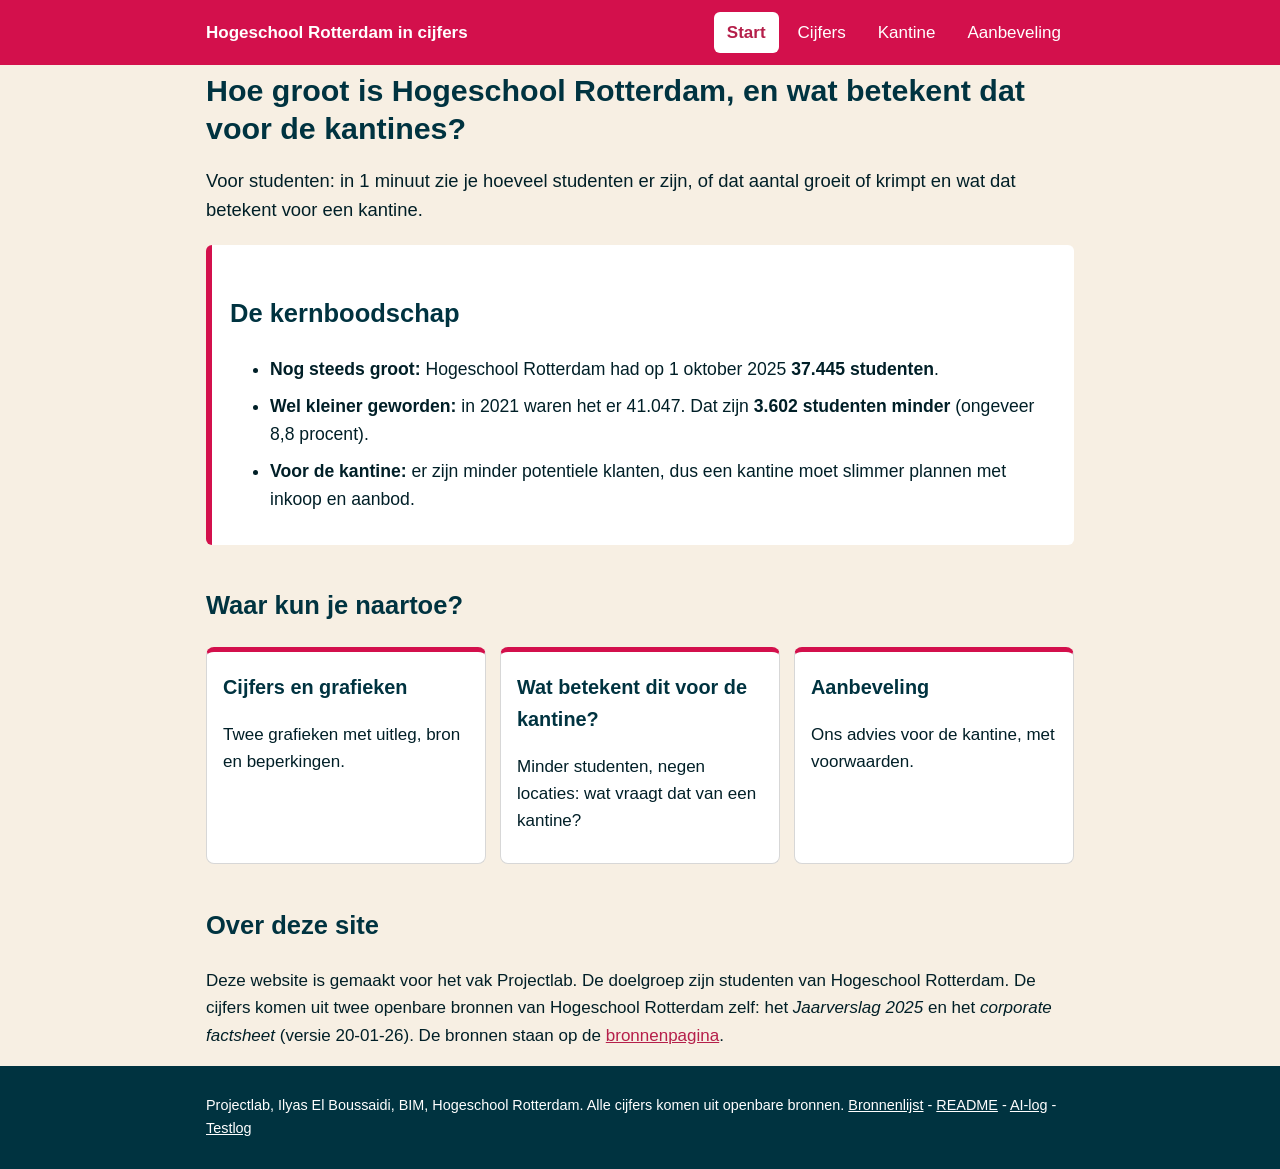
<file: index.html>
<!DOCTYPE html>
<html lang="nl">
<head>
<meta charset="utf-8">
<meta name="viewport" content="width=device-width, initial-scale=1">
<title>Start - Kantine en studenten Hogeschool Rotterdam</title>
<link rel="stylesheet" href="css/stijl.css">
</head>
<body>
<a class="skip" href="#inhoud">Naar de inhoud</a>
<header><div class="wrap"><p class="merk">Hogeschool Rotterdam in cijfers</p><nav aria-label="Hoofdmenu"><a href="index.html" class="actief" aria-current="page">Start</a><a href="cijfers.html">Cijfers</a><a href="kantine.html">Kantine</a><a href="aanbeveling.html">Aanbeveling</a></nav></div></header>
<main id="inhoud" class="wrap">
<h1>Hoe groot is Hogeschool Rotterdam, en wat betekent dat voor de kantines?</h1>
<p class="lead">Voor studenten: in 1 minuut zie je hoeveel studenten er zijn, of dat aantal groeit of krimpt en wat dat betekent voor een kantine.</p>
<section class="kader">
<h2>De kernboodschap</h2>
<ul class="kern">
<li><strong>Nog steeds groot:</strong> Hogeschool Rotterdam had op 1 oktober 2025 <strong>37.445 studenten</strong>.</li>
<li><strong>Wel kleiner geworden:</strong> in 2021 waren het er 41.047. Dat zijn <strong>3.602 studenten minder</strong> (ongeveer 8,8 procent).</li>
<li><strong>Voor de kantine:</strong> er zijn minder potentiele klanten, dus een kantine moet slimmer plannen met inkoop en aanbod.</li>
</ul>
</section>
<section>
<h2>Waar kun je naartoe?</h2>
<div class="kaarten">
<a class="kaart" href="cijfers.html"><h3>Cijfers en grafieken</h3><p>Twee grafieken met uitleg, bron en beperkingen.</p></a>
<a class="kaart" href="kantine.html"><h3>Wat betekent dit voor de kantine?</h3><p>Minder studenten, negen locaties: wat vraagt dat van een kantine?</p></a>
<a class="kaart" href="aanbeveling.html"><h3>Aanbeveling</h3><p>Ons advies voor de kantine, met voorwaarden.</p></a>
</div>
</section>
<section>
<h2>Over deze site</h2>
<p>Deze website is gemaakt voor het vak Projectlab. De doelgroep zijn studenten van Hogeschool Rotterdam. De cijfers komen uit twee openbare bronnen van Hogeschool Rotterdam zelf: het <em>Jaarverslag 2025</em> en het <em>corporate factsheet</em> (versie 20-01-26). De bronnen staan op de <a href="bronnen/bronnen.html">bronnenpagina</a>.</p>
</section>
</main>
<footer><div class="wrap"><p>Projectlab, Ilyas El Boussaidi, BIM, Hogeschool Rotterdam. Alle cijfers komen uit openbare bronnen. <a href="bronnen/bronnen.html">Bronnenlijst</a> - <a href="README.txt">README</a> - <a href="logboeken/ai-log.html">AI-log</a> - <a href="logboeken/testlog.html">Testlog</a></p></div></footer>
</body>
</html>
</file>
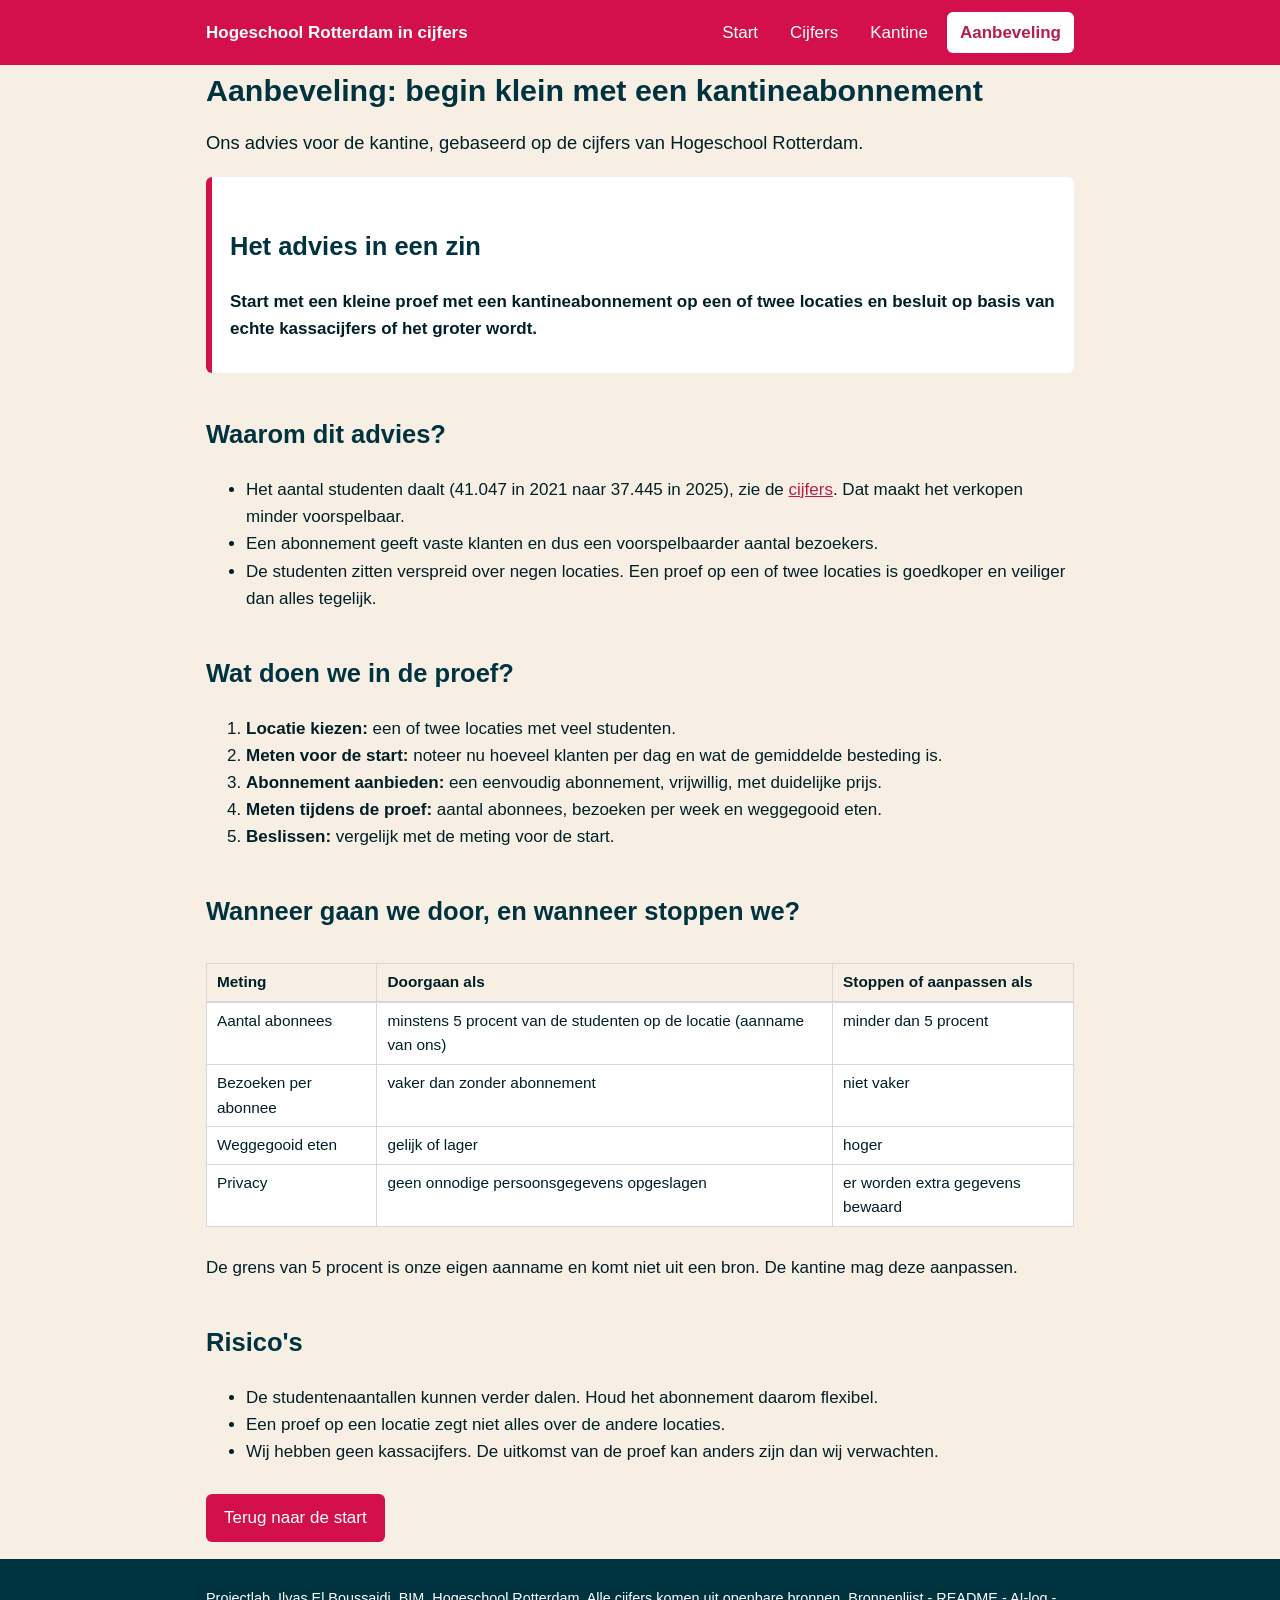
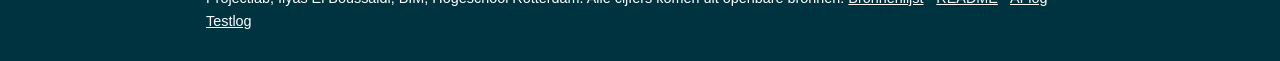
<file: aanbeveling.html>
<!DOCTYPE html>
<html lang="nl">
<head>
<meta charset="utf-8">
<meta name="viewport" content="width=device-width, initial-scale=1">
<title>Aanbeveling - Kantine en studenten Hogeschool Rotterdam</title>
<link rel="stylesheet" href="css/stijl.css">
</head>
<body>
<a class="skip" href="#inhoud">Naar de inhoud</a>
<header><div class="wrap"><p class="merk">Hogeschool Rotterdam in cijfers</p><nav aria-label="Hoofdmenu"><a href="index.html">Start</a><a href="cijfers.html">Cijfers</a><a href="kantine.html">Kantine</a><a href="aanbeveling.html" class="actief" aria-current="page">Aanbeveling</a></nav></div></header>
<main id="inhoud" class="wrap">
<h1>Aanbeveling: begin klein met een kantineabonnement</h1>
<p class="lead">Ons advies voor de kantine, gebaseerd op de cijfers van Hogeschool Rotterdam.</p>
<section class="kader">
<h2>Het advies in een zin</h2>
<p><strong>Start met een kleine proef met een kantineabonnement op een of twee locaties en besluit op basis van echte kassacijfers of het groter wordt.</strong></p>
</section>
<section>
<h2>Waarom dit advies?</h2>
<ul>
<li>Het aantal studenten daalt (41.047 in 2021 naar 37.445 in 2025), zie de <a href="cijfers.html">cijfers</a>. Dat maakt het verkopen minder voorspelbaar.</li>
<li>Een abonnement geeft vaste klanten en dus een voorspelbaarder aantal bezoekers.</li>
<li>De studenten zitten verspreid over negen locaties. Een proef op een of twee locaties is goedkoper en veiliger dan alles tegelijk.</li>
</ul>
</section>
<section>
<h2>Wat doen we in de proef?</h2>
<ol>
<li><strong>Locatie kiezen:</strong> een of twee locaties met veel studenten.</li>
<li><strong>Meten voor de start:</strong> noteer nu hoeveel klanten per dag en wat de gemiddelde besteding is.</li>
<li><strong>Abonnement aanbieden:</strong> een eenvoudig abonnement, vrijwillig, met duidelijke prijs.</li>
<li><strong>Meten tijdens de proef:</strong> aantal abonnees, bezoeken per week en weggegooid eten.</li>
<li><strong>Beslissen:</strong> vergelijk met de meting voor de start.</li>
</ol>
</section>
<section>
<h2>Wanneer gaan we door, en wanneer stoppen we?</h2>
<div class="table-scroll"><table><caption class="vh">Doorgaan of stoppen</caption><thead><tr><th scope="col">Meting</th><th scope="col">Doorgaan als</th><th scope="col">Stoppen of aanpassen als</th></tr></thead><tbody>
<tr><td>Aantal abonnees</td><td>minstens 5 procent van de studenten op de locatie (aanname van ons)</td><td>minder dan 5 procent</td></tr>
<tr><td>Bezoeken per abonnee</td><td>vaker dan zonder abonnement</td><td>niet vaker</td></tr>
<tr><td>Weggegooid eten</td><td>gelijk of lager</td><td>hoger</td></tr>
<tr><td>Privacy</td><td>geen onnodige persoonsgegevens opgeslagen</td><td>er worden extra gegevens bewaard</td></tr>
</tbody></table></div>
<p>De grens van 5 procent is onze eigen aanname en komt niet uit een bron. De kantine mag deze aanpassen.</p>
</section>
<section>
<h2>Risico's</h2>
<ul>
<li>De studentenaantallen kunnen verder dalen. Houd het abonnement daarom flexibel.</li>
<li>Een proef op een locatie zegt niet alles over de andere locaties.</li>
<li>Wij hebben geen kassacijfers. De uitkomst van de proef kan anders zijn dan wij verwachten.</li>
</ul>
</section>
<p><a class="knop" href="index.html">Terug naar de start</a></p>
</main>
<footer><div class="wrap"><p>Projectlab, Ilyas El Boussaidi, BIM, Hogeschool Rotterdam. Alle cijfers komen uit openbare bronnen. <a href="bronnen/bronnen.html">Bronnenlijst</a> - <a href="README.txt">README</a> - <a href="logboeken/ai-log.html">AI-log</a> - <a href="logboeken/testlog.html">Testlog</a></p></div></footer>
</body>
</html>
</file>
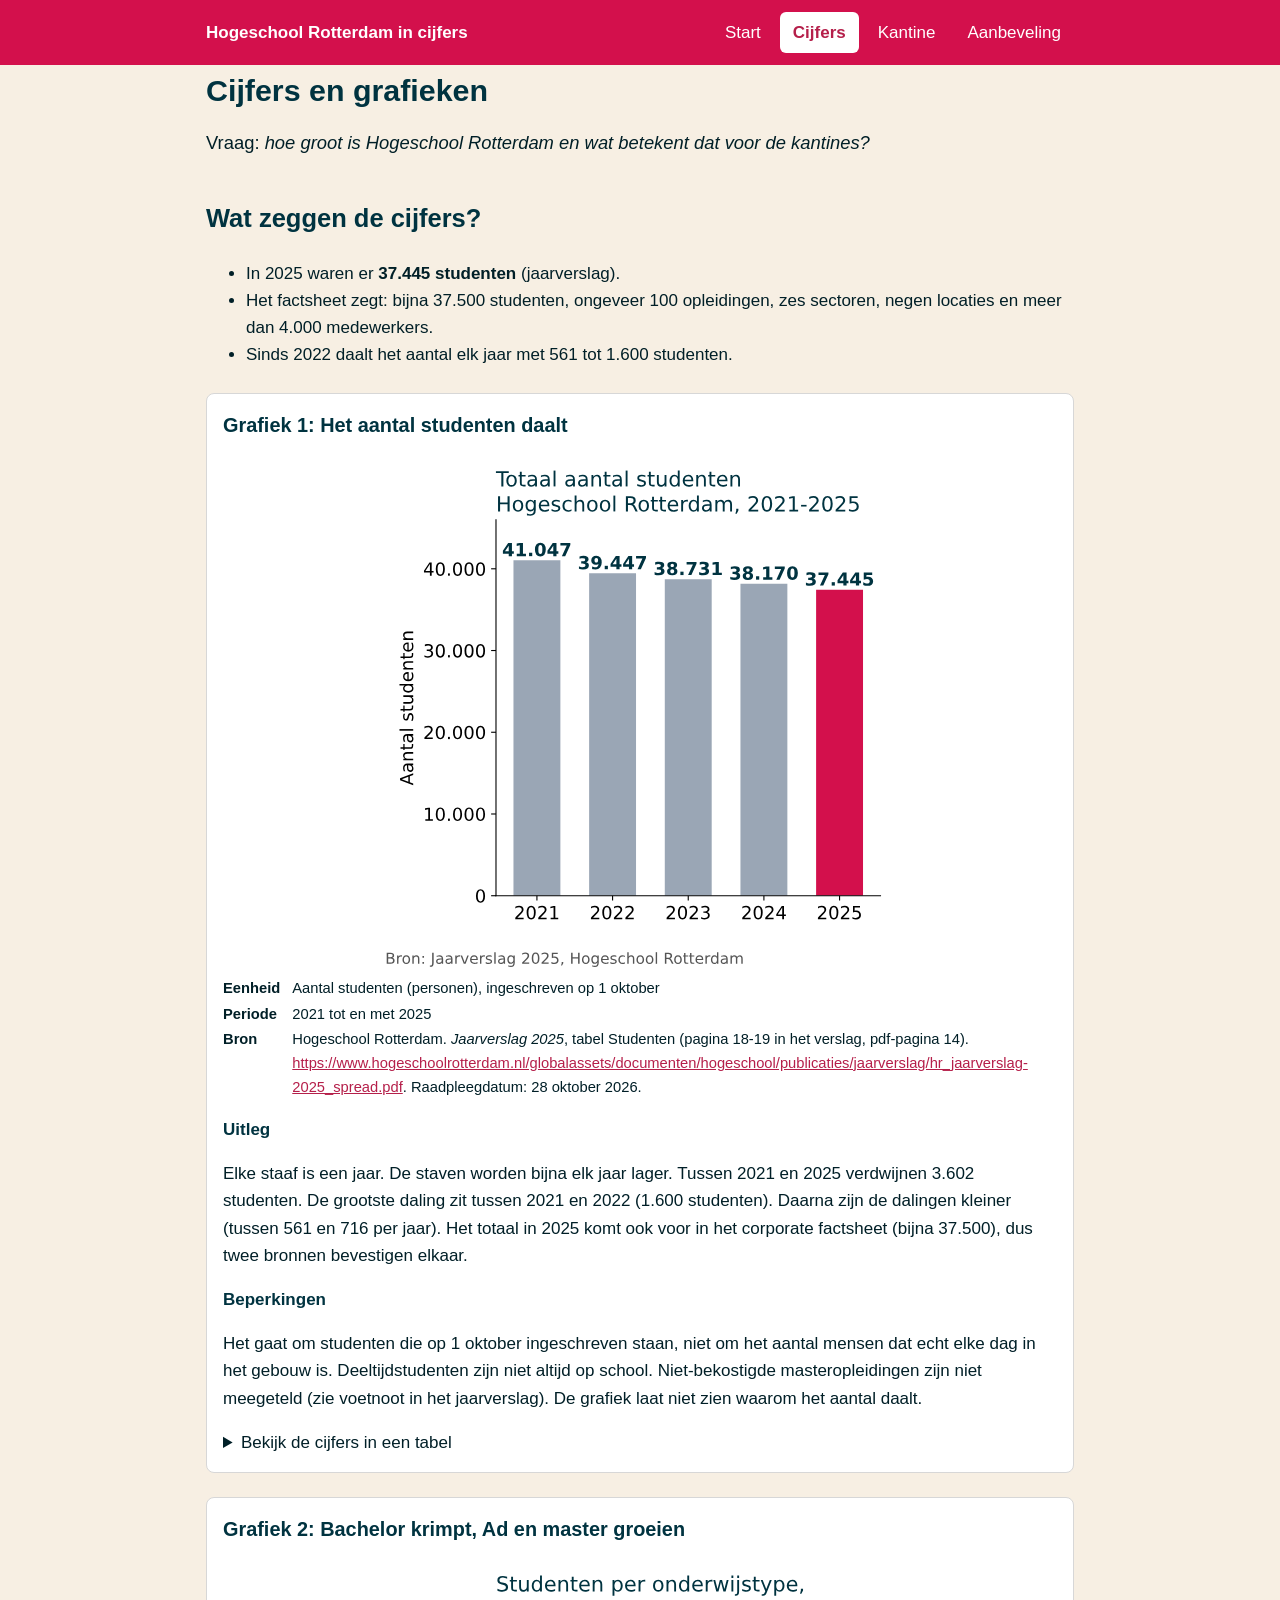
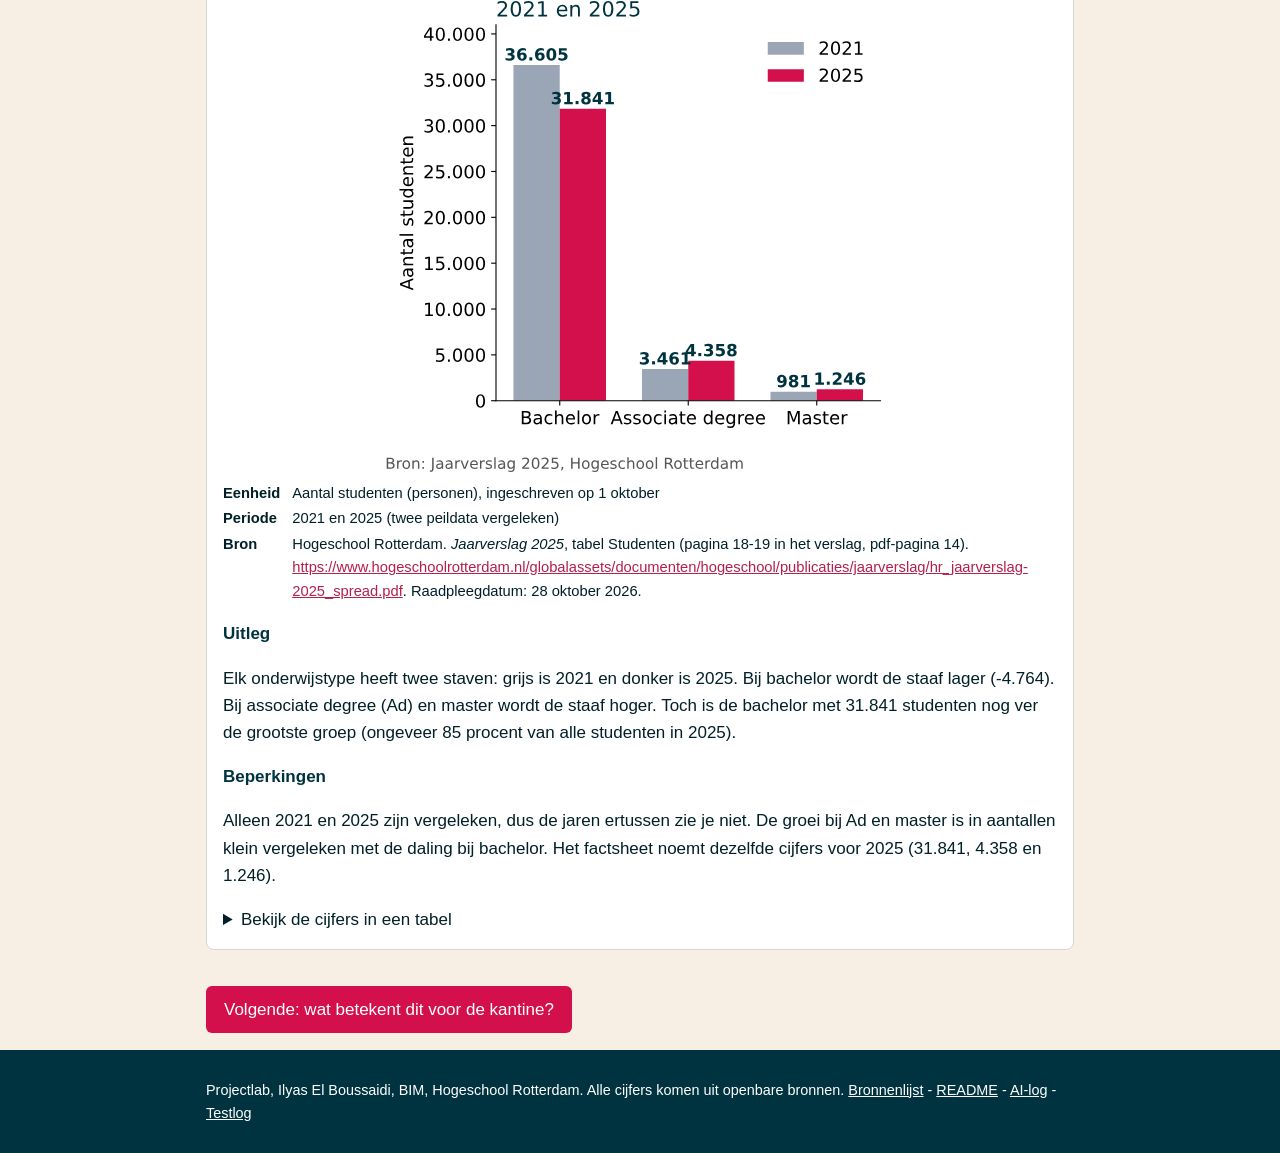
<file: cijfers.html>
<!DOCTYPE html>
<html lang="nl">
<head>
<meta charset="utf-8">
<meta name="viewport" content="width=device-width, initial-scale=1">
<title>Cijfers - Kantine en studenten Hogeschool Rotterdam</title>
<link rel="stylesheet" href="css/stijl.css">
</head>
<body>
<a class="skip" href="#inhoud">Naar de inhoud</a>
<header><div class="wrap"><p class="merk">Hogeschool Rotterdam in cijfers</p><nav aria-label="Hoofdmenu"><a href="index.html">Start</a><a href="cijfers.html" class="actief" aria-current="page">Cijfers</a><a href="kantine.html">Kantine</a><a href="aanbeveling.html">Aanbeveling</a></nav></div></header>
<main id="inhoud" class="wrap">
<h1>Cijfers en grafieken</h1>
<p class="lead">Vraag: <em>hoe groot is Hogeschool Rotterdam en wat betekent dat voor de kantines?</em></p>
<section>
<h2>Wat zeggen de cijfers?</h2>
<ul>
<li>In 2025 waren er <strong>37.445 studenten</strong> (jaarverslag).</li>
<li>Het factsheet zegt: bijna 37.500 studenten, ongeveer 100 opleidingen, zes sectoren, negen locaties en meer dan 4.000 medewerkers.</li>
<li>Sinds 2022 daalt het aantal elk jaar met 561 tot 1.600 studenten.</li>
</ul>
</section>
<figure class="grafiek">
<h3>Grafiek 1: Het aantal studenten daalt</h3>
<img src="grafieken/grafiek1_totaal_studenten.svg" alt="Staafgrafiek: het aantal studenten daalt elk jaar, van 41.047 in 2021 naar 37.445 in 2025." width="520" height="520">
<figcaption>
<dl class="meta">
<dt>Eenheid</dt><dd>Aantal studenten (personen), ingeschreven op 1 oktober</dd>
<dt>Periode</dt><dd>2021 tot en met 2025</dd>
<dt>Bron</dt><dd>Hogeschool Rotterdam. <em>Jaarverslag 2025</em>, tabel Studenten (pagina 18-19 in het verslag, pdf-pagina 14). <a href="https://www.hogeschoolrotterdam.nl/globalassets/documenten/hogeschool/publicaties/jaarverslag/hr_jaarverslag-2025_spread.pdf">https://www.hogeschoolrotterdam.nl/globalassets/documenten/hogeschool/publicaties/jaarverslag/hr_jaarverslag-2025_spread.pdf</a>. Raadpleegdatum: 28 oktober 2026.</dd>
</dl>
</figcaption>
<h4>Uitleg</h4><p>Elke staaf is een jaar. De staven worden bijna elk jaar lager. Tussen 2021 en 2025 verdwijnen 3.602 studenten. De grootste daling zit tussen 2021 en 2022 (1.600 studenten). Daarna zijn de dalingen kleiner (tussen 561 en 716 per jaar). Het totaal in 2025 komt ook voor in het corporate factsheet (bijna 37.500), dus twee bronnen bevestigen elkaar.</p>
<h4>Beperkingen</h4><p>Het gaat om studenten die op 1 oktober ingeschreven staan, niet om het aantal mensen dat echt elke dag in het gebouw is. Deeltijdstudenten zijn niet altijd op school. Niet-bekostigde masteropleidingen zijn niet meegeteld (zie voetnoot in het jaarverslag). De grafiek laat niet zien waarom het aantal daalt.</p>
<details><summary>Bekijk de cijfers in een tabel</summary><table><caption class="vh">Totaal aantal studenten per jaar</caption><thead><tr><th scope="col">Jaar</th><th scope="col">Studenten</th></tr></thead><tbody><tr><td>2021</td><td>41.047</td></tr><tr><td>2022</td><td>39.447</td></tr><tr><td>2023</td><td>38.731</td></tr><tr><td>2024</td><td>38.170</td></tr><tr><td>2025</td><td>37.445</td></tr></tbody></table></details>
</figure>
<figure class="grafiek">
<h3>Grafiek 2: Bachelor krimpt, Ad en master groeien</h3>
<img src="grafieken/grafiek2_onderwijstype.svg" alt="Gegroepeerde staafgrafiek: bachelor daalt van 36.605 naar 31.841, associate degree stijgt van 3.461 naar 4.358 en master stijgt van 981 naar 1.246." width="520" height="520">
<figcaption>
<dl class="meta">
<dt>Eenheid</dt><dd>Aantal studenten (personen), ingeschreven op 1 oktober</dd>
<dt>Periode</dt><dd>2021 en 2025 (twee peildata vergeleken)</dd>
<dt>Bron</dt><dd>Hogeschool Rotterdam. <em>Jaarverslag 2025</em>, tabel Studenten (pagina 18-19 in het verslag, pdf-pagina 14). <a href="https://www.hogeschoolrotterdam.nl/globalassets/documenten/hogeschool/publicaties/jaarverslag/hr_jaarverslag-2025_spread.pdf">https://www.hogeschoolrotterdam.nl/globalassets/documenten/hogeschool/publicaties/jaarverslag/hr_jaarverslag-2025_spread.pdf</a>. Raadpleegdatum: 28 oktober 2026.</dd>
</dl>
</figcaption>
<h4>Uitleg</h4><p>Elk onderwijstype heeft twee staven: grijs is 2021 en donker is 2025. Bij bachelor wordt de staaf lager (-4.764). Bij associate degree (Ad) en master wordt de staaf hoger. Toch is de bachelor met 31.841 studenten nog ver de grootste groep (ongeveer 85 procent van alle studenten in 2025).</p>
<h4>Beperkingen</h4><p>Alleen 2021 en 2025 zijn vergeleken, dus de jaren ertussen zie je niet. De groei bij Ad en master is in aantallen klein vergeleken met de daling bij bachelor. Het factsheet noemt dezelfde cijfers voor 2025 (31.841, 4.358 en 1.246).</p>
<details><summary>Bekijk de cijfers in een tabel</summary><table><caption class="vh">Studenten per onderwijstype</caption><thead><tr><th scope="col">Onderwijstype</th><th scope="col">2021</th><th scope="col">2025</th><th scope="col">Verschil</th></tr></thead><tbody><tr><td>Bachelor</td><td>36.605</td><td>31.841</td><td>-4.764</td></tr><tr><td>Associate degree</td><td>3.461</td><td>4.358</td><td>+897</td></tr><tr><td>Master</td><td>981</td><td>1.246</td><td>+265</td></tr></tbody></table></details>
</figure>

<p><a class="knop" href="kantine.html">Volgende: wat betekent dit voor de kantine?</a></p>
</main>
<footer><div class="wrap"><p>Projectlab, Ilyas El Boussaidi, BIM, Hogeschool Rotterdam. Alle cijfers komen uit openbare bronnen. <a href="bronnen/bronnen.html">Bronnenlijst</a> - <a href="README.txt">README</a> - <a href="logboeken/ai-log.html">AI-log</a> - <a href="logboeken/testlog.html">Testlog</a></p></div></footer>
</body>
</html>
</file>
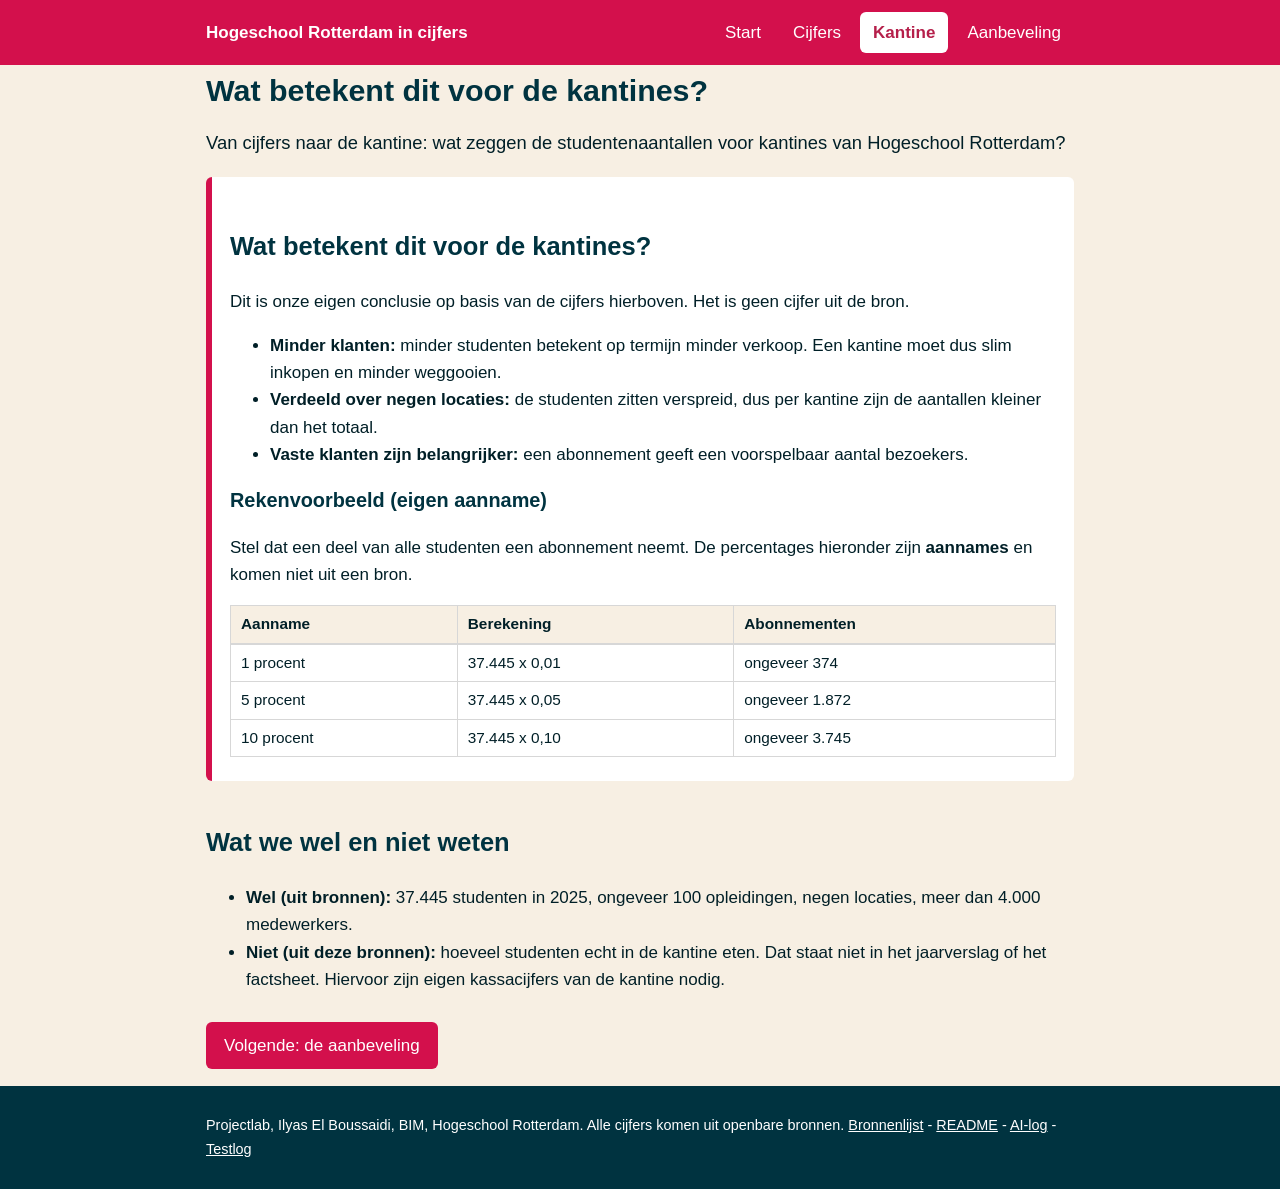
<file: kantine.html>
<!DOCTYPE html>
<html lang="nl">
<head>
<meta charset="utf-8">
<meta name="viewport" content="width=device-width, initial-scale=1">
<title>Kantine - Kantine en studenten Hogeschool Rotterdam</title>
<link rel="stylesheet" href="css/stijl.css">
</head>
<body>
<a class="skip" href="#inhoud">Naar de inhoud</a>
<header><div class="wrap"><p class="merk">Hogeschool Rotterdam in cijfers</p><nav aria-label="Hoofdmenu"><a href="index.html">Start</a><a href="cijfers.html">Cijfers</a><a href="kantine.html" class="actief" aria-current="page">Kantine</a><a href="aanbeveling.html">Aanbeveling</a></nav></div></header>
<main id="inhoud" class="wrap">
<h1>Wat betekent dit voor de kantines?</h1>
<p class="lead">Van cijfers naar de kantine: wat zeggen de studentenaantallen voor kantines van Hogeschool Rotterdam?</p>
<section class="kader">
<h2>Wat betekent dit voor de kantines?</h2>
<p>Dit is onze eigen conclusie op basis van de cijfers hierboven. Het is geen cijfer uit de bron.</p>
<ul>
<li><strong>Minder klanten:</strong> minder studenten betekent op termijn minder verkoop. Een kantine moet dus slim inkopen en minder weggooien.</li>
<li><strong>Verdeeld over negen locaties:</strong> de studenten zitten verspreid, dus per kantine zijn de aantallen kleiner dan het totaal.</li>
<li><strong>Vaste klanten zijn belangrijker:</strong> een abonnement geeft een voorspelbaar aantal bezoekers.</li>
</ul>
<h3>Rekenvoorbeeld (eigen aanname)</h3>
<p>Stel dat een deel van alle studenten een abonnement neemt. De percentages hieronder zijn <strong>aannames</strong> en komen niet uit een bron.</p>
<table><caption class="vh">Rekenvoorbeeld abonnementen</caption><thead><tr><th scope="col">Aanname</th><th scope="col">Berekening</th><th scope="col">Abonnementen</th></tr></thead><tbody>
<tr><td>1 procent</td><td>37.445 x 0,01</td><td>ongeveer 374</td></tr>
<tr><td>5 procent</td><td>37.445 x 0,05</td><td>ongeveer 1.872</td></tr>
<tr><td>10 procent</td><td>37.445 x 0,10</td><td>ongeveer 3.745</td></tr></tbody></table>
</section>
<section>
<h2>Wat we wel en niet weten</h2>
<ul>
<li><strong>Wel (uit bronnen):</strong> 37.445 studenten in 2025, ongeveer 100 opleidingen, negen locaties, meer dan 4.000 medewerkers.</li>
<li><strong>Niet (uit deze bronnen):</strong> hoeveel studenten echt in de kantine eten. Dat staat niet in het jaarverslag of het factsheet. Hiervoor zijn eigen kassacijfers van de kantine nodig.</li>
</ul>
</section>
<p><a class="knop" href="aanbeveling.html">Volgende: de aanbeveling</a></p>
</main>
<footer><div class="wrap"><p>Projectlab, Ilyas El Boussaidi, BIM, Hogeschool Rotterdam. Alle cijfers komen uit openbare bronnen. <a href="bronnen/bronnen.html">Bronnenlijst</a> - <a href="README.txt">README</a> - <a href="logboeken/ai-log.html">AI-log</a> - <a href="logboeken/testlog.html">Testlog</a></p></div></footer>
</body>
</html>
</file>
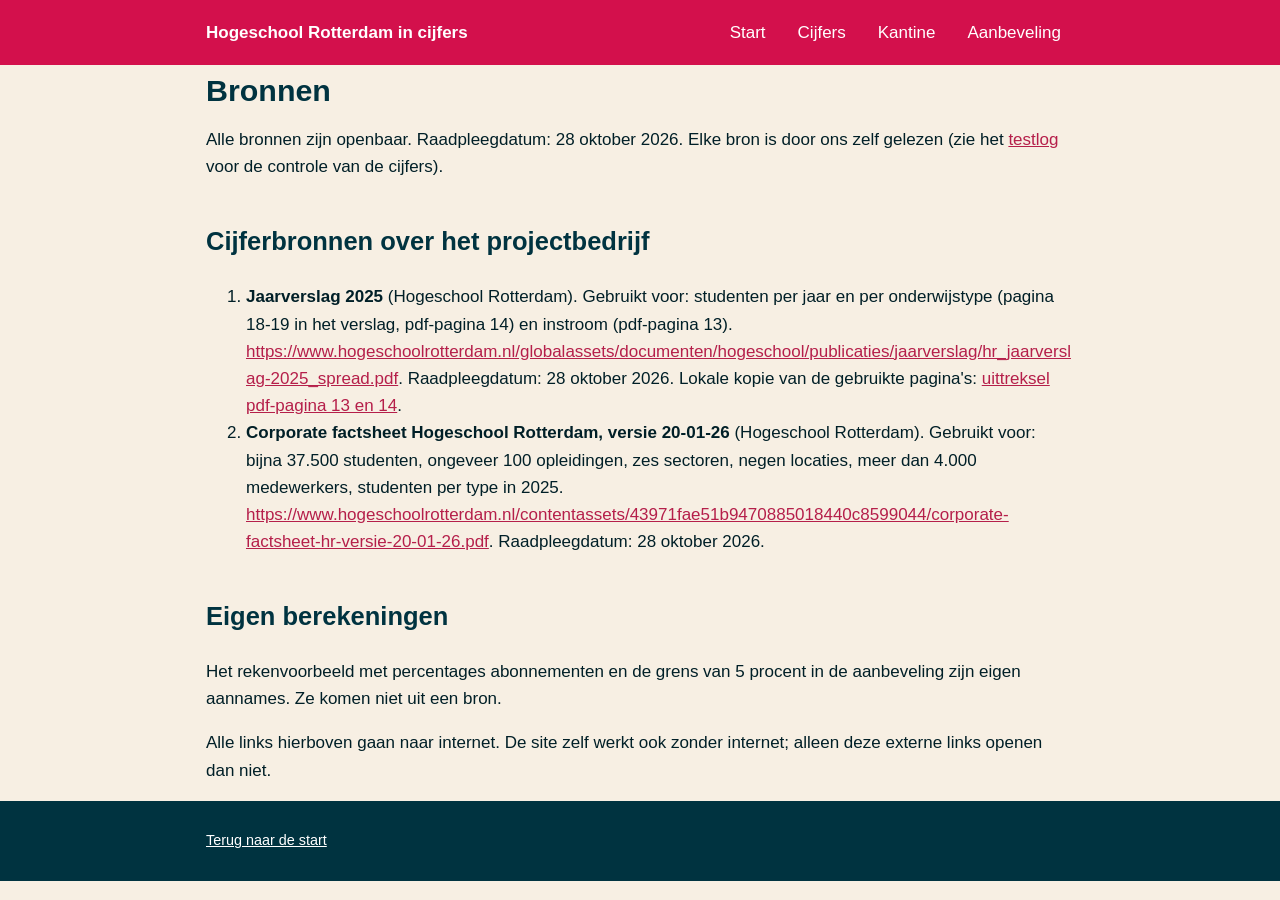
<file: bronnen/bronnen.html>
<!DOCTYPE html>
<html lang="nl">
<head>
<meta charset="utf-8">
<meta name="viewport" content="width=device-width, initial-scale=1">
<title>Bronnen - Kantine en studenten Hogeschool Rotterdam</title>
<link rel="stylesheet" href="../css/stijl.css">
</head>
<body>
<header><div class="wrap"><p class="merk">Hogeschool Rotterdam in cijfers</p><nav aria-label="Hoofdmenu"><a href="../index.html">Start</a><a href="../cijfers.html">Cijfers</a><a href="../kantine.html">Kantine</a><a href="../aanbeveling.html">Aanbeveling</a></nav></div></header>
<main class="wrap">
<h1>Bronnen</h1>
<p>Alle bronnen zijn openbaar. Raadpleegdatum: 28 oktober 2026. Elke bron is door ons zelf gelezen (zie het <a href="../logboeken/testlog.html">testlog</a> voor de controle van de cijfers).</p>
<h2>Cijferbronnen over het projectbedrijf</h2>
<ol>
<li><strong>Jaarverslag 2025</strong> (Hogeschool Rotterdam). Gebruikt voor: studenten per jaar en per onderwijstype (pagina 18-19 in het verslag, pdf-pagina 14) en instroom (pdf-pagina 13). <a href="https://www.hogeschoolrotterdam.nl/globalassets/documenten/hogeschool/publicaties/jaarverslag/hr_jaarverslag-2025_spread.pdf">https://www.hogeschoolrotterdam.nl/globalassets/documenten/hogeschool/publicaties/jaarverslag/hr_jaarverslag-2025_spread.pdf</a>. Raadpleegdatum: 28 oktober 2026. Lokale kopie van de gebruikte pagina's: <a href="jaarverslag2025_pdfpagina13-14_uittreksel.pdf">uittreksel pdf-pagina 13 en 14</a>.</li>
<li><strong>Corporate factsheet Hogeschool Rotterdam, versie 20-01-26</strong> (Hogeschool Rotterdam). Gebruikt voor: bijna 37.500 studenten, ongeveer 100 opleidingen, zes sectoren, negen locaties, meer dan 4.000 medewerkers, studenten per type in 2025. <a href="https://www.hogeschoolrotterdam.nl/contentassets/43971fae51b9470885018440c8599044/corporate-factsheet-hr-versie-20-01-26.pdf">https://www.hogeschoolrotterdam.nl/contentassets/43971fae51b9470885018440c8599044/corporate-factsheet-hr-versie-20-01-26.pdf</a>. Raadpleegdatum: 28 oktober 2026.</li>
</ol>
<h2>Eigen berekeningen</h2>
<p>Het rekenvoorbeeld met percentages abonnementen en de grens van 5 procent in de aanbeveling zijn eigen aannames. Ze komen niet uit een bron.</p>
<p>Alle links hierboven gaan naar internet. De site zelf werkt ook zonder internet; alleen deze externe links openen dan niet.</p>
</main>
<footer><div class="wrap"><p><a href="../index.html">Terug naar de start</a></p></div></footer>
</body>
</html>
</file>
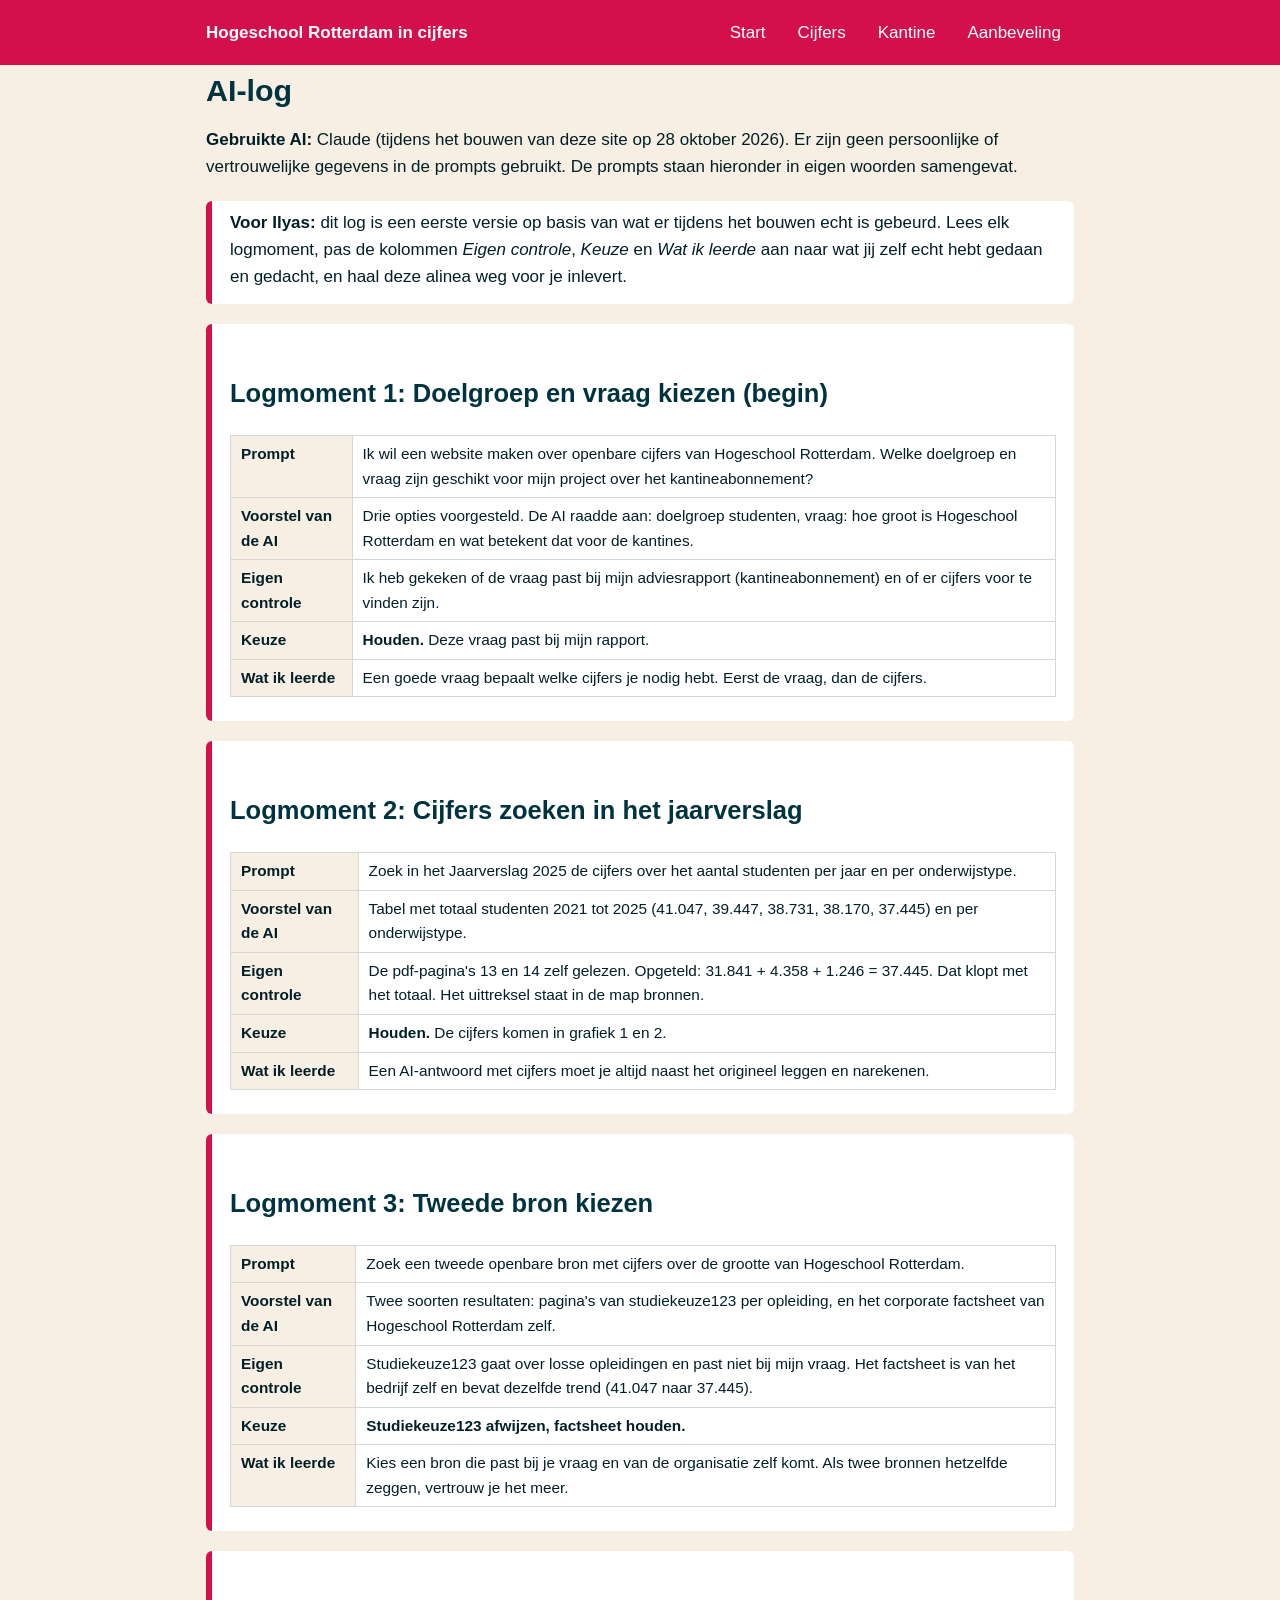
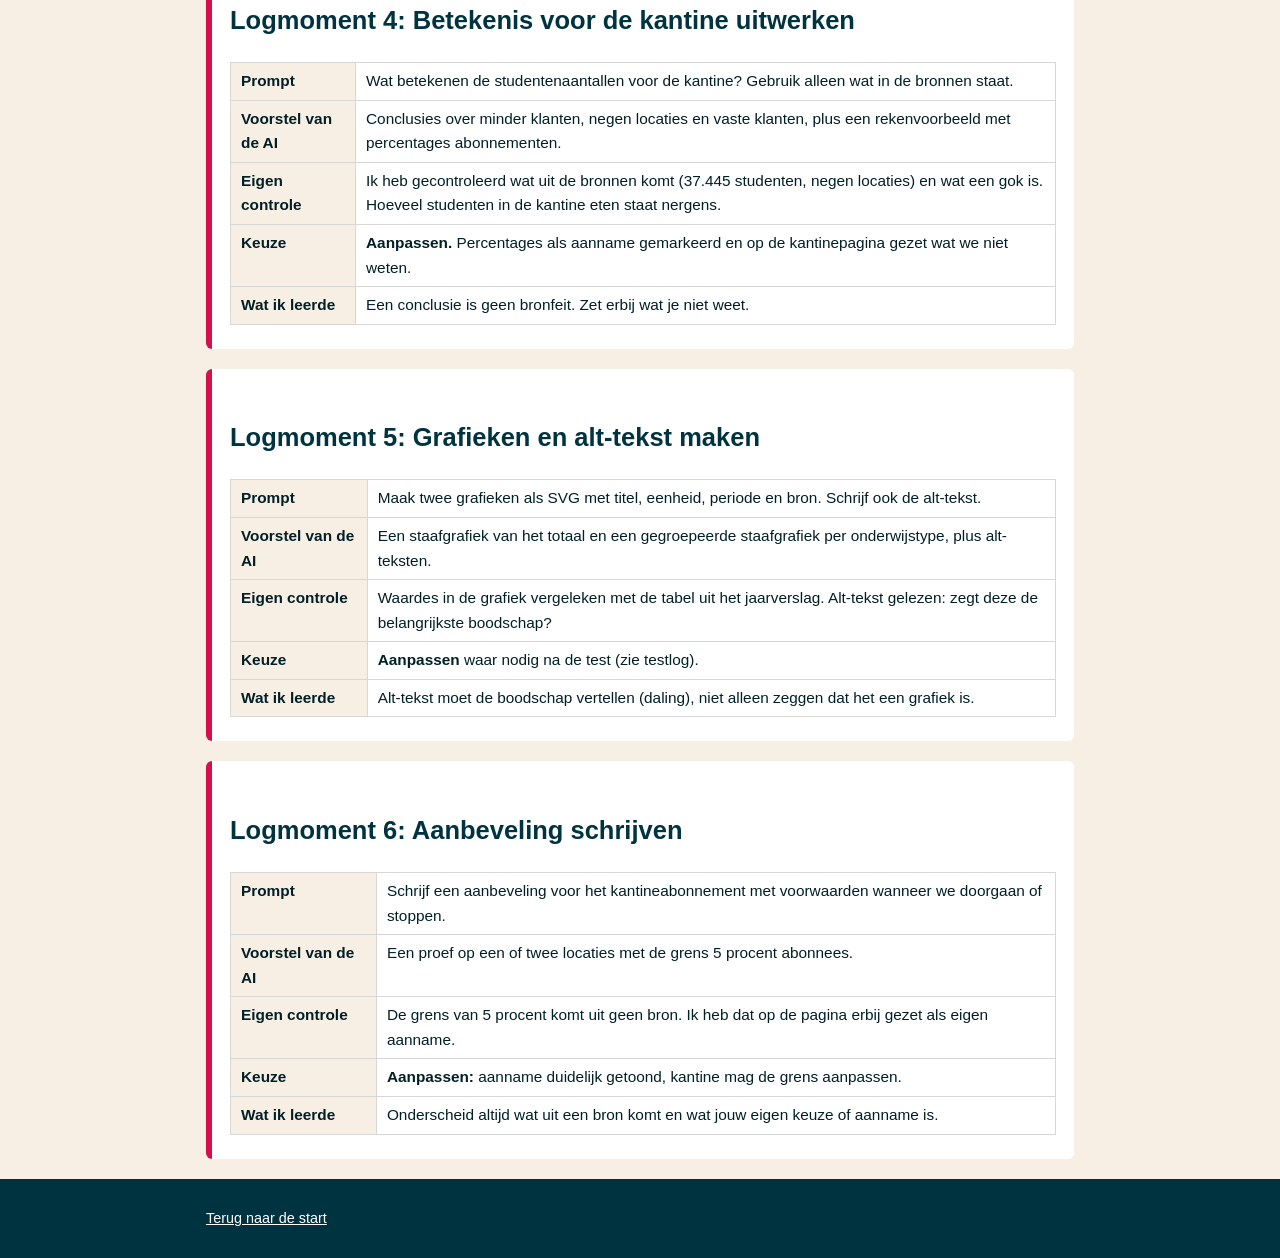
<file: logboeken/ai-log.html>
<!DOCTYPE html>
<html lang="nl">
<head>
<meta charset="utf-8">
<meta name="viewport" content="width=device-width, initial-scale=1">
<title>AI-log - Kantine en studenten Hogeschool Rotterdam</title>
<link rel="stylesheet" href="../css/stijl.css">
</head>
<body>
<header><div class="wrap"><p class="merk">Hogeschool Rotterdam in cijfers</p><nav aria-label="Hoofdmenu"><a href="../index.html">Start</a><a href="../cijfers.html">Cijfers</a><a href="../kantine.html">Kantine</a><a href="../aanbeveling.html">Aanbeveling</a></nav></div></header>
<main class="wrap">
<h1>AI-log</h1>
<p><strong>Gebruikte AI:</strong> Claude (tijdens het bouwen van deze site op 28 oktober 2026). Er zijn geen persoonlijke of vertrouwelijke gegevens in de prompts gebruikt. De prompts staan hieronder in eigen woorden samengevat.</p>
<p class="kader"><strong>Voor Ilyas:</strong> dit log is een eerste versie op basis van wat er tijdens het bouwen echt is gebeurd. Lees elk logmoment, pas de kolommen <em>Eigen controle</em>, <em>Keuze</em> en <em>Wat ik leerde</em> aan naar wat jij zelf echt hebt gedaan en gedacht, en haal deze alinea weg voor je inlevert.</p>
<section class="kader"><h2>Logmoment 1: Doelgroep en vraag kiezen (begin)</h2>
<table><tbody>
<tr><th scope="row">Prompt</th><td>Ik wil een website maken over openbare cijfers van Hogeschool Rotterdam. Welke doelgroep en vraag zijn geschikt voor mijn project over het kantineabonnement?</td></tr>
<tr><th scope="row">Voorstel van de AI</th><td>Drie opties voorgesteld. De AI raadde aan: doelgroep studenten, vraag: hoe groot is Hogeschool Rotterdam en wat betekent dat voor de kantines.</td></tr>
<tr><th scope="row">Eigen controle</th><td>Ik heb gekeken of de vraag past bij mijn adviesrapport (kantineabonnement) en of er cijfers voor te vinden zijn.</td></tr>
<tr><th scope="row">Keuze</th><td><strong>Houden.</strong> Deze vraag past bij mijn rapport.</td></tr>
<tr><th scope="row">Wat ik leerde</th><td>Een goede vraag bepaalt welke cijfers je nodig hebt. Eerst de vraag, dan de cijfers.</td></tr>
</tbody></table></section><section class="kader"><h2>Logmoment 2: Cijfers zoeken in het jaarverslag</h2>
<table><tbody>
<tr><th scope="row">Prompt</th><td>Zoek in het Jaarverslag 2025 de cijfers over het aantal studenten per jaar en per onderwijstype.</td></tr>
<tr><th scope="row">Voorstel van de AI</th><td>Tabel met totaal studenten 2021 tot 2025 (41.047, 39.447, 38.731, 38.170, 37.445) en per onderwijstype.</td></tr>
<tr><th scope="row">Eigen controle</th><td>De pdf-pagina's 13 en 14 zelf gelezen. Opgeteld: 31.841 + 4.358 + 1.246 = 37.445. Dat klopt met het totaal. Het uittreksel staat in de map bronnen.</td></tr>
<tr><th scope="row">Keuze</th><td><strong>Houden.</strong> De cijfers komen in grafiek 1 en 2.</td></tr>
<tr><th scope="row">Wat ik leerde</th><td>Een AI-antwoord met cijfers moet je altijd naast het origineel leggen en narekenen.</td></tr>
</tbody></table></section><section class="kader"><h2>Logmoment 3: Tweede bron kiezen</h2>
<table><tbody>
<tr><th scope="row">Prompt</th><td>Zoek een tweede openbare bron met cijfers over de grootte van Hogeschool Rotterdam.</td></tr>
<tr><th scope="row">Voorstel van de AI</th><td>Twee soorten resultaten: pagina's van studiekeuze123 per opleiding, en het corporate factsheet van Hogeschool Rotterdam zelf.</td></tr>
<tr><th scope="row">Eigen controle</th><td>Studiekeuze123 gaat over losse opleidingen en past niet bij mijn vraag. Het factsheet is van het bedrijf zelf en bevat dezelfde trend (41.047 naar 37.445).</td></tr>
<tr><th scope="row">Keuze</th><td><strong>Studiekeuze123 afwijzen, factsheet houden.</strong></td></tr>
<tr><th scope="row">Wat ik leerde</th><td>Kies een bron die past bij je vraag en van de organisatie zelf komt. Als twee bronnen hetzelfde zeggen, vertrouw je het meer.</td></tr>
</tbody></table></section><section class="kader"><h2>Logmoment 4: Betekenis voor de kantine uitwerken</h2>
<table><tbody>
<tr><th scope="row">Prompt</th><td>Wat betekenen de studentenaantallen voor de kantine? Gebruik alleen wat in de bronnen staat.</td></tr>
<tr><th scope="row">Voorstel van de AI</th><td>Conclusies over minder klanten, negen locaties en vaste klanten, plus een rekenvoorbeeld met percentages abonnementen.</td></tr>
<tr><th scope="row">Eigen controle</th><td>Ik heb gecontroleerd wat uit de bronnen komt (37.445 studenten, negen locaties) en wat een gok is. Hoeveel studenten in de kantine eten staat nergens.</td></tr>
<tr><th scope="row">Keuze</th><td><strong>Aanpassen.</strong> Percentages als aanname gemarkeerd en op de kantinepagina gezet wat we niet weten.</td></tr>
<tr><th scope="row">Wat ik leerde</th><td>Een conclusie is geen bronfeit. Zet erbij wat je niet weet.</td></tr>
</tbody></table></section><section class="kader"><h2>Logmoment 5: Grafieken en alt-tekst maken</h2>
<table><tbody>
<tr><th scope="row">Prompt</th><td>Maak twee grafieken als SVG met titel, eenheid, periode en bron. Schrijf ook de alt-tekst.</td></tr>
<tr><th scope="row">Voorstel van de AI</th><td>Een staafgrafiek van het totaal en een gegroepeerde staafgrafiek per onderwijstype, plus alt-teksten.</td></tr>
<tr><th scope="row">Eigen controle</th><td>Waardes in de grafiek vergeleken met de tabel uit het jaarverslag. Alt-tekst gelezen: zegt deze de belangrijkste boodschap?</td></tr>
<tr><th scope="row">Keuze</th><td><strong>Aanpassen</strong> waar nodig na de test (zie testlog).</td></tr>
<tr><th scope="row">Wat ik leerde</th><td>Alt-tekst moet de boodschap vertellen (daling), niet alleen zeggen dat het een grafiek is.</td></tr>
</tbody></table></section><section class="kader"><h2>Logmoment 6: Aanbeveling schrijven</h2>
<table><tbody>
<tr><th scope="row">Prompt</th><td>Schrijf een aanbeveling voor het kantineabonnement met voorwaarden wanneer we doorgaan of stoppen.</td></tr>
<tr><th scope="row">Voorstel van de AI</th><td>Een proef op een of twee locaties met de grens 5 procent abonnees.</td></tr>
<tr><th scope="row">Eigen controle</th><td>De grens van 5 procent komt uit geen bron. Ik heb dat op de pagina erbij gezet als eigen aanname.</td></tr>
<tr><th scope="row">Keuze</th><td><strong>Aanpassen:</strong> aanname duidelijk getoond, kantine mag de grens aanpassen.</td></tr>
<tr><th scope="row">Wat ik leerde</th><td>Onderscheid altijd wat uit een bron komt en wat jouw eigen keuze of aanname is.</td></tr>
</tbody></table></section>
</main>
<footer><div class="wrap"><p><a href="../index.html">Terug naar de start</a></p></div></footer>
</body>
</html>
</file>
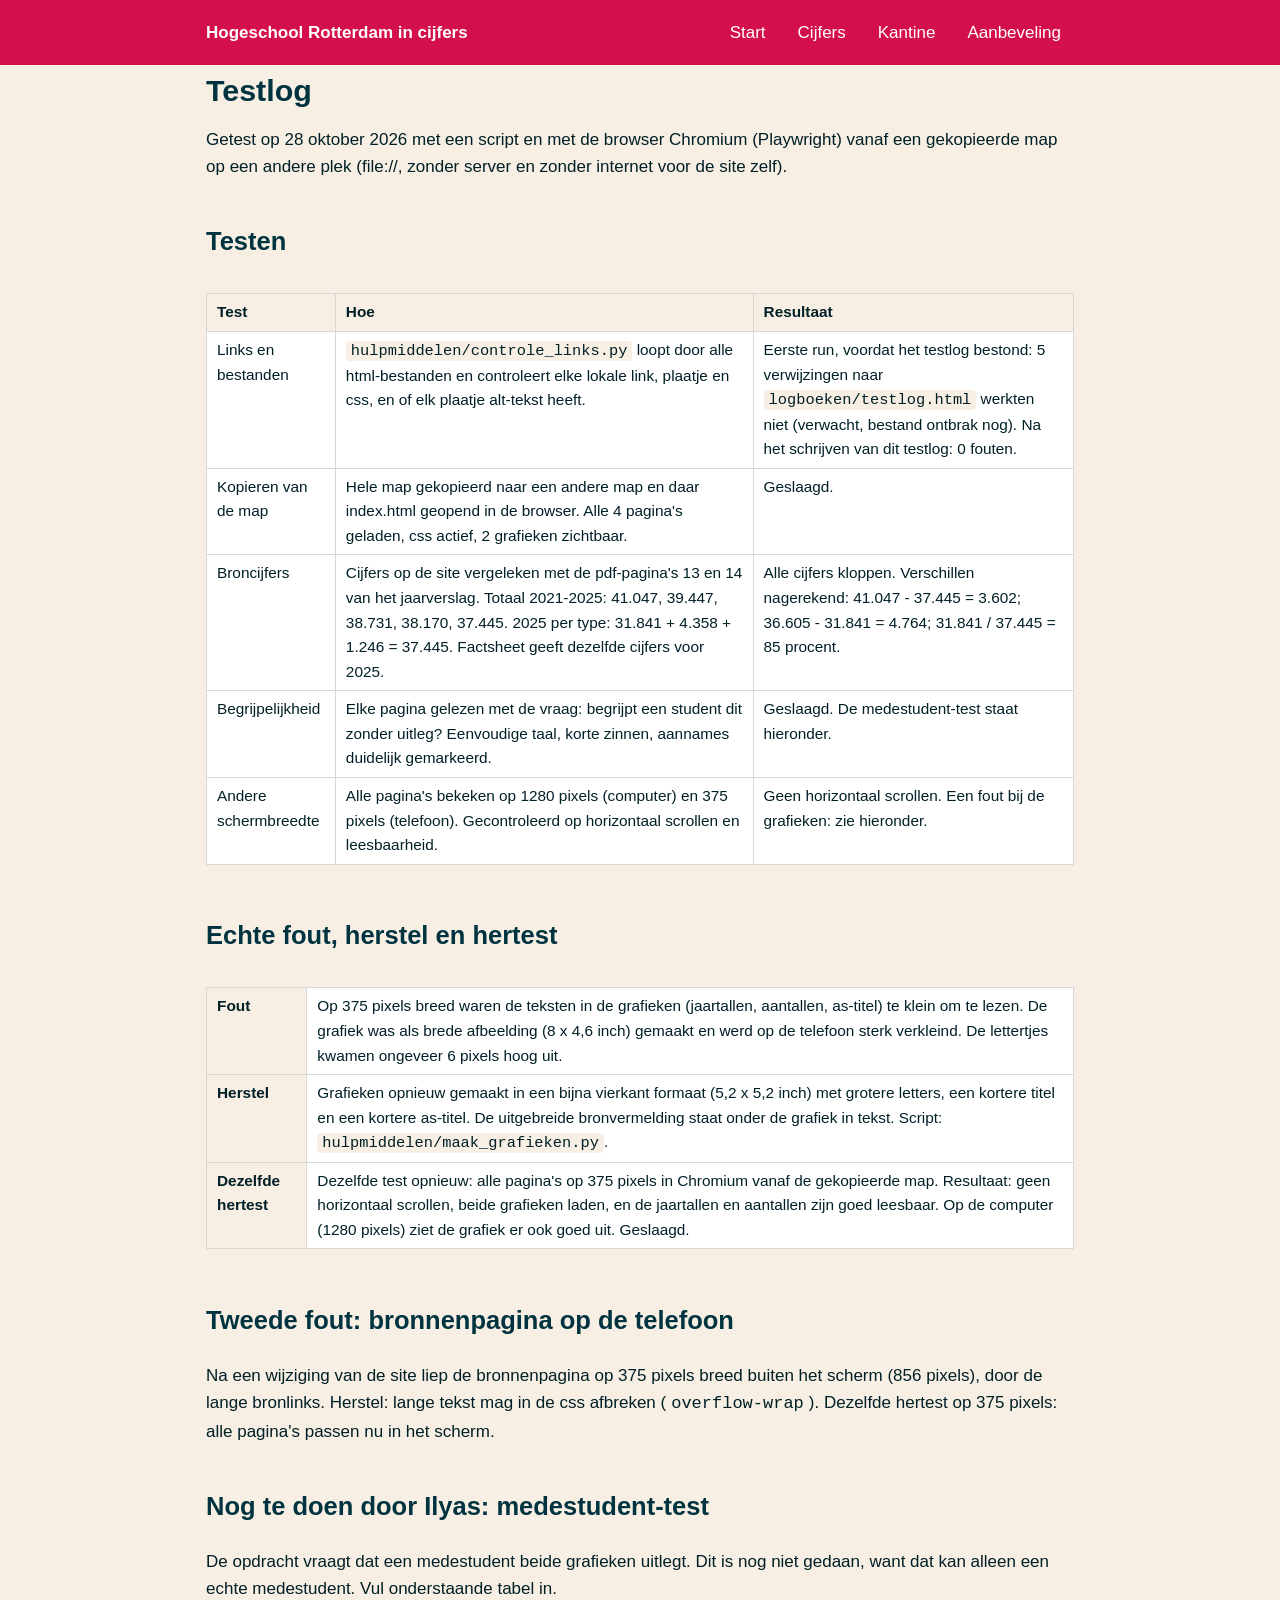
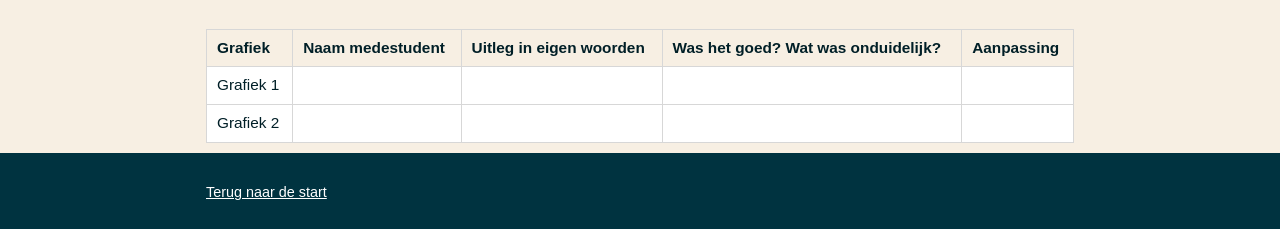
<file: logboeken/testlog.html>
<!DOCTYPE html>
<html lang="nl">
<head>
<meta charset="utf-8">
<meta name="viewport" content="width=device-width, initial-scale=1">
<title>Testlog - Kantine en studenten Hogeschool Rotterdam</title>
<link rel="stylesheet" href="../css/stijl.css">
</head>
<body>
<header><div class="wrap"><p class="merk">Hogeschool Rotterdam in cijfers</p><nav aria-label="Hoofdmenu"><a href="../index.html">Start</a><a href="../cijfers.html">Cijfers</a><a href="../kantine.html">Kantine</a><a href="../aanbeveling.html">Aanbeveling</a></nav></div></header>
<main class="wrap">
<h1>Testlog</h1>
<p>Getest op 28 oktober 2026 met een script en met de browser Chromium (Playwright) vanaf een gekopieerde map op een andere plek (file://, zonder server en zonder internet voor de site zelf).</p>
<h2>Testen</h2>
<div class="table-scroll"><table><thead><tr><th scope="col">Test</th><th scope="col">Hoe</th><th scope="col">Resultaat</th></tr></thead><tbody>
<tr><td>Links en bestanden</td><td><code>hulpmiddelen/controle_links.py</code> loopt door alle html-bestanden en controleert elke lokale link, plaatje en css, en of elk plaatje alt-tekst heeft.</td><td>Eerste run, voordat het testlog bestond: 5 verwijzingen naar <code>logboeken/testlog.html</code> werkten niet (verwacht, bestand ontbrak nog). Na het schrijven van dit testlog: 0 fouten.</td></tr>
<tr><td>Kopieren van de map</td><td>Hele map gekopieerd naar een andere map en daar index.html geopend in de browser. Alle 4 pagina's geladen, css actief, 2 grafieken zichtbaar.</td><td>Geslaagd.</td></tr>
<tr><td>Broncijfers</td><td>Cijfers op de site vergeleken met de pdf-pagina's 13 en 14 van het jaarverslag. Totaal 2021-2025: 41.047, 39.447, 38.731, 38.170, 37.445. 2025 per type: 31.841 + 4.358 + 1.246 = 37.445. Factsheet geeft dezelfde cijfers voor 2025.</td><td>Alle cijfers kloppen. Verschillen nagerekend: 41.047 - 37.445 = 3.602; 36.605 - 31.841 = 4.764; 31.841 / 37.445 = 85 procent.</td></tr>
<tr><td>Begrijpelijkheid</td><td>Elke pagina gelezen met de vraag: begrijpt een student dit zonder uitleg? Eenvoudige taal, korte zinnen, aannames duidelijk gemarkeerd.</td><td>Geslaagd. De medestudent-test staat hieronder.</td></tr>
<tr><td>Andere schermbreedte</td><td>Alle pagina's bekeken op 1280 pixels (computer) en 375 pixels (telefoon). Gecontroleerd op horizontaal scrollen en leesbaarheid.</td><td>Geen horizontaal scrollen. Een fout bij de grafieken: zie hieronder.</td></tr>
</tbody></table></div>
<h2>Echte fout, herstel en hertest</h2>
<div class="table-scroll"><table><tbody>
<tr><th scope="row">Fout</th><td>Op 375 pixels breed waren de teksten in de grafieken (jaartallen, aantallen, as-titel) te klein om te lezen. De grafiek was als brede afbeelding (8 x 4,6 inch) gemaakt en werd op de telefoon sterk verkleind. De lettertjes kwamen ongeveer 6 pixels hoog uit.</td></tr>
<tr><th scope="row">Herstel</th><td>Grafieken opnieuw gemaakt in een bijna vierkant formaat (5,2 x 5,2 inch) met grotere letters, een kortere titel en een kortere as-titel. De uitgebreide bronvermelding staat onder de grafiek in tekst. Script: <code>hulpmiddelen/maak_grafieken.py</code>.</td></tr>
<tr><th scope="row">Dezelfde hertest</th><td>Dezelfde test opnieuw: alle pagina's op 375 pixels in Chromium vanaf de gekopieerde map. Resultaat: geen horizontaal scrollen, beide grafieken laden, en de jaartallen en aantallen zijn goed leesbaar. Op de computer (1280 pixels) ziet de grafiek er ook goed uit. Geslaagd.</td></tr>
</tbody></table></div>
<h2>Tweede fout: bronnenpagina op de telefoon</h2><p>Na een wijziging van de site liep de bronnenpagina op 375 pixels breed buiten het scherm (856 pixels), door de lange bronlinks. Herstel: lange tekst mag in de css afbreken (<code>overflow-wrap</code>). Dezelfde hertest op 375 pixels: alle pagina's passen nu in het scherm.</p><h2>Nog te doen door Ilyas: medestudent-test</h2>
<p>De opdracht vraagt dat een medestudent beide grafieken uitlegt. Dit is nog niet gedaan, want dat kan alleen een echte medestudent. Vul onderstaande tabel in.</p>
<div class="table-scroll"><table><thead><tr><th scope="col">Grafiek</th><th scope="col">Naam medestudent</th><th scope="col">Uitleg in eigen woorden</th><th scope="col">Was het goed? Wat was onduidelijk?</th><th scope="col">Aanpassing</th></tr></thead><tbody>
<tr><td>Grafiek 1</td><td>&nbsp;</td><td>&nbsp;</td><td>&nbsp;</td><td>&nbsp;</td></tr>
<tr><td>Grafiek 2</td><td>&nbsp;</td><td>&nbsp;</td><td>&nbsp;</td><td>&nbsp;</td></tr>
</tbody></table></div>
</main>
<footer><div class="wrap"><p><a href="../index.html">Terug naar de start</a></p></div></footer>
</body>
</html>
</file>
<file: css/stijl.css>
:root{--ink:#003340;--bg:#F7EFE3;--card:#fff;--acc:#D3104C;--acc-donker:#B51F4A;--line:#D7D7D7;--text:#001F27}
*{box-sizing:border-box}
body{margin:0;font-family:Arial,Helvetica,sans-serif;line-height:1.6;color:var(--text);background:var(--bg);font-size:17px}
.wrap{max-width:900px;margin:0 auto;padding:0 16px}
header{background:var(--acc);color:#fff}
header .wrap{display:flex;flex-wrap:wrap;align-items:center;justify-content:space-between;gap:8px;padding-top:12px;padding-bottom:12px}
.merk{margin:0;font-weight:bold}
nav{display:flex;flex-wrap:wrap;gap:6px}
nav a{color:#fff;text-decoration:none;padding:6px 12px;border-radius:6px;border:1px solid transparent}
nav a:hover{border-color:#fff}
nav a.actief{background:#fff;color:var(--acc-donker);font-weight:bold}
main{padding-top:24px;padding-bottom:32px}
h1{color:var(--ink);font-size:1.9rem;line-height:1.25;margin:.2em 0 .4em}
h2{color:var(--ink);margin-top:1.6em}
h3{color:var(--ink);margin:.4em 0}
h4{margin:1em 0 .2em;color:var(--ink)}
.lead{font-size:1.15rem}
a{color:var(--acc-donker)}
a:focus,button:focus,summary:focus{outline:3px solid var(--acc);outline-offset:2px}
header a:focus,footer a:focus,.skip:focus{outline-color:#fff}
.skip{position:absolute;left:-999px}.skip:focus{left:8px;top:8px;background:#fff;padding:6px;z-index:5}
.kader{background:var(--card);border-left:6px solid var(--acc);padding:8px 18px 14px;border-radius:6px;margin:20px 0}
.kern li{margin:.5em 0;font-size:1.1rem}
.kaarten{display:grid;grid-template-columns:repeat(auto-fit,minmax(230px,1fr));gap:14px}
.kaart{background:var(--card);border:1px solid var(--line);border-top:5px solid var(--acc);border-radius:8px;padding:12px 16px;text-decoration:none;color:var(--text);display:block}
a.kaart:hover{border-color:var(--acc)}
.knop{display:inline-block;background:var(--acc);color:#fff;text-decoration:none;padding:10px 18px;border-radius:6px;margin-top:12px}
.knop:hover{background:var(--acc-donker)}
.grafiek{background:var(--card);border:1px solid var(--line);border-radius:8px;padding:8px 16px 16px;margin:24px 0}
.grafiek img{max-width:100%;height:auto;display:block;margin:0 auto}
.meta{display:grid;grid-template-columns:auto 1fr;gap:2px 12px;font-size:.92rem;margin:8px 0}
.meta dt{font-weight:bold}.meta dd{margin:0;overflow-wrap:anywhere}
table{border-collapse:collapse;width:100%;margin:10px 0;background:var(--card);font-size:.96rem}
th,td{border:1px solid var(--line);padding:6px 10px;text-align:left;vertical-align:top}
th{background:#F7EFE3}
.table-scroll{overflow-x:auto}
.vh{position:absolute;left:-999px}
code{background:#F7EFE3;padding:1px 5px;border-radius:4px}
.bron li{font-size:.9rem;overflow-wrap:anywhere;margin:4px 0}
.bron{list-style:none;padding:0}
details{margin-top:10px}
footer{background:var(--ink);color:#fff;padding:14px 0;font-size:.9rem}
footer a{color:#fff}
@media (max-width:600px){body{font-size:16px}h1{font-size:1.5rem}th,td{padding:5px 6px;font-size:.88rem}.meta{grid-template-columns:1fr}.meta dt{margin-top:4px}}
main li,main p{overflow-wrap:anywhere}
</file>
